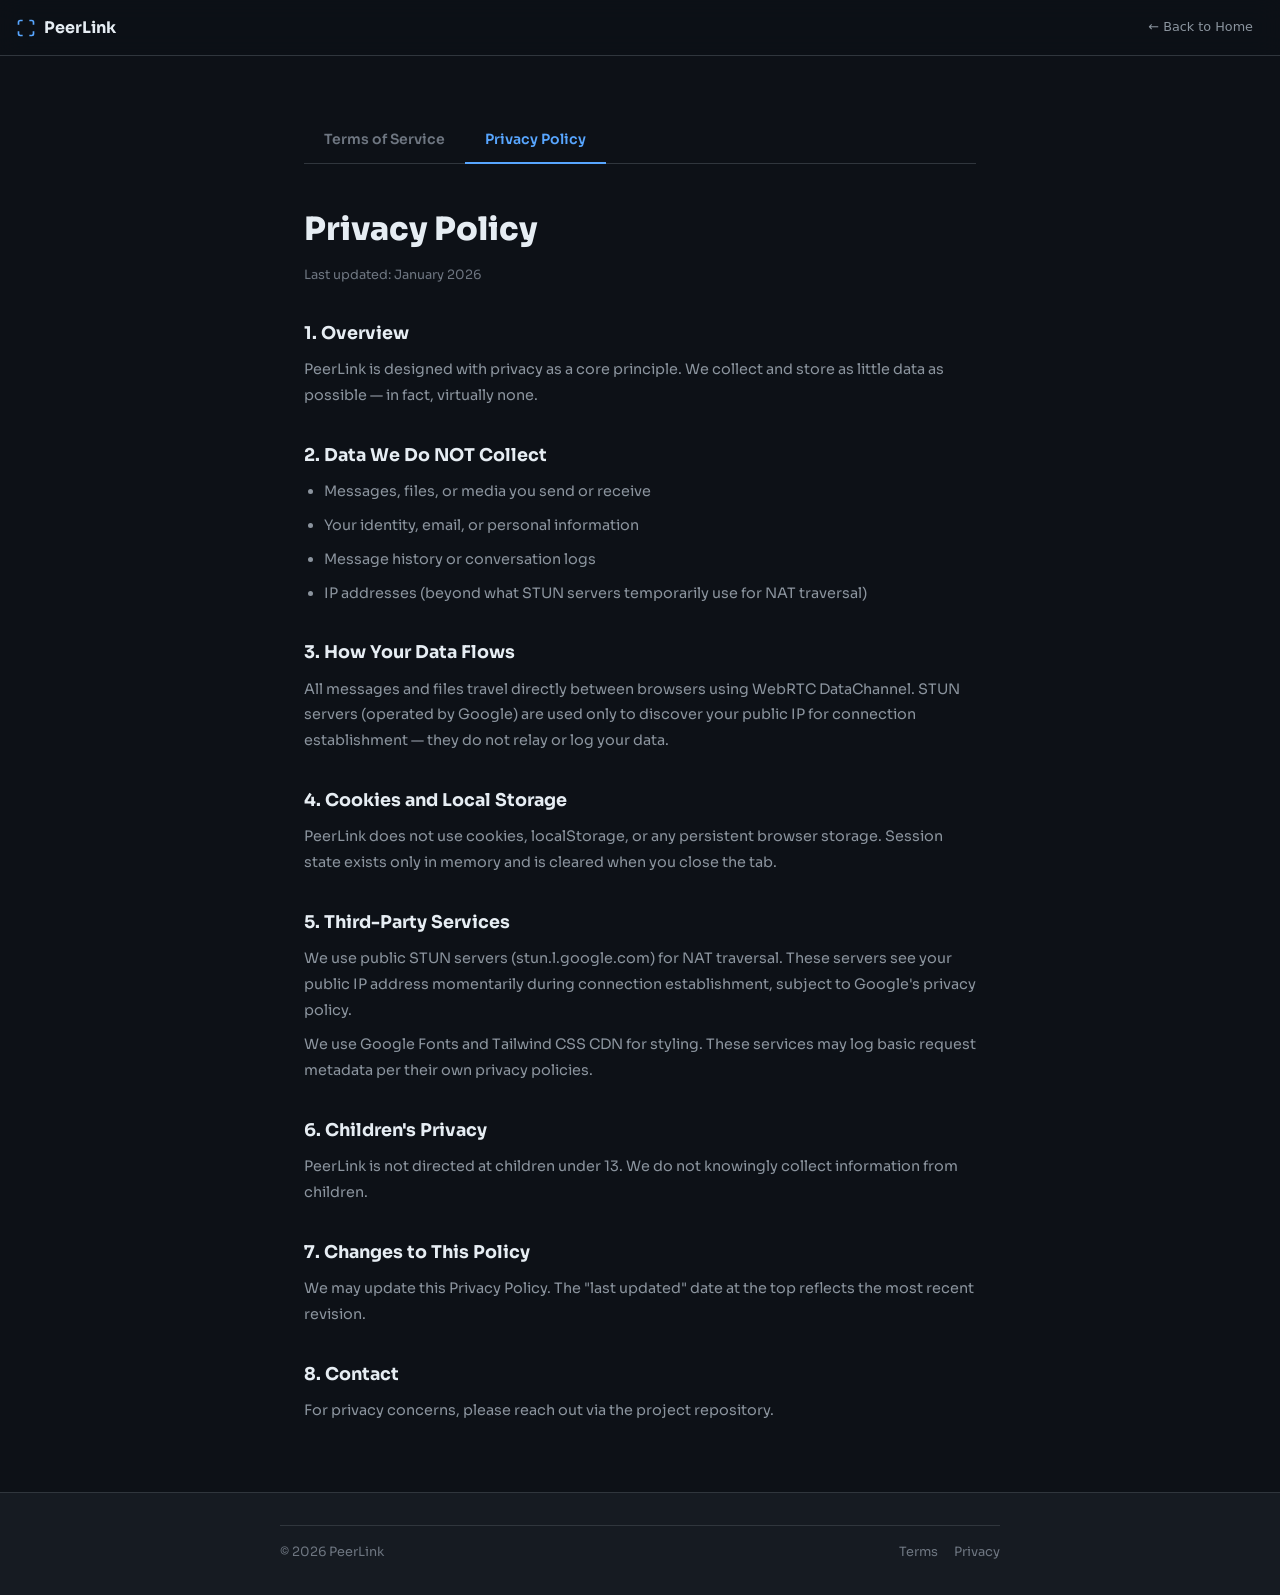
<file: privacy.html>
<!DOCTYPE html>
<html lang="en">
<head>
<meta charset="UTF-8">
<meta name="viewport" content="width=device-width, initial-scale=1.0">
<title>PeerLink — Terms of Service</title>
<link href="https://fonts.googleapis.com/css2?family=Sora:wght@400;600;700&display=swap" rel="stylesheet">
<link rel="stylesheet" href="index.css">
<style>
  body { font-family: 'Sora', sans-serif; }
  .legal-body { max-width: 720px; margin: 0 auto; padding: 60px 24px; }
  .legal-body h1 { font-size: 2rem; font-weight: 800; margin-bottom: 8px; }
  .legal-body h2 { font-size: 1.1rem; font-weight: 700; margin: 32px 0 10px; color: var(--text-primary); }
  .legal-body p, .legal-body li { color: var(--text-secondary); font-size: 0.9rem; line-height: 1.8; margin-bottom: 8px; }
  .legal-body ul { padding-left: 20px; }
  .legal-tabs { display: flex; gap: 0; border-bottom: 1px solid var(--border-primary); margin-bottom: 40px; }
  .legal-tab { padding: 12px 20px; font-size: 0.875rem; font-weight: 600; cursor: pointer; color: var(--text-muted); border-bottom: 2px solid transparent; margin-bottom: -1px; transition: all 0.2s; text-decoration: none; }
  .legal-tab.active { color: var(--accent-blue); border-bottom-color: var(--accent-blue); }
  .legal-section { display: none; }
  .legal-section.active { display: block; }
</style>
</head>
<body>
<nav class="navbar">
  <a href="index.html" class="navbar-logo">
    <svg width="20" height="20" fill="none" stroke="currentColor" stroke-width="2" viewBox="0 0 24 24">
      <path d="M8 3H5a2 2 0 0 0-2 2v3m18 0V5a2 2 0 0 0-2-2h-3m0 18h3a2 2 0 0 0 2-2v-3M3 16v3a2 2 0 0 0 2 2h3"/>
    </svg>
    PeerLink
  </a>
  <a href="index.html" class="btn btn-ghost btn-sm">← Back to Home</a>
</nav>

<div class="legal-body">
  <div class="legal-tabs">
    <a href="tos.html" class="legal-tab active" onclick="showSection('tos',this);return false;">Terms of Service</a>
    <a href="privacy.html" class="legal-tab" onclick="showSection('privacy',this);return false;">Privacy Policy</a>
  </div>

  <!-- TOS -->
  <div class="legal-section active" id="tos-section">
    <h1>Terms of Service</h1>
    <p style="color:var(--text-muted); font-size:0.8rem; margin-bottom:32px;">Last updated: January 2026</p>

    <h2>1. Acceptance of Terms</h2>
    <p>By using PeerLink ("the Service"), you agree to these Terms of Service. If you do not agree, do not use the Service.</p>

    <h2>2. Description of Service</h2>
    <p>PeerLink provides a browser-based, peer-to-peer communication tool using WebRTC technology. All data is transmitted directly between browsers; no data is stored on PeerLink servers.</p>

    <h2>3. Acceptable Use</h2>
    <p>You agree NOT to use the Service to:</p>
    <ul>
      <li>Transmit illegal content or materials</li>
      <li>Harass, threaten, or harm other users</li>
      <li>Distribute malware, viruses, or harmful code</li>
      <li>Infringe upon intellectual property rights</li>
      <li>Violate any applicable laws or regulations</li>
    </ul>

    <h2>4. No Warranties</h2>
    <p>The Service is provided "as is" without warranty of any kind. We do not guarantee uptime, data delivery, or compatibility with all devices or networks.</p>

    <h2>5. Limitation of Liability</h2>
    <p>PeerLink shall not be liable for any direct, indirect, incidental, or consequential damages arising from your use of the Service, including but not limited to loss of data or communications.</p>

    <h2>6. Technical Limitations</h2>
    <p>WebRTC connections may not work in all network environments (e.g. strict corporate firewalls). We do not guarantee successful connections in all circumstances.</p>

    <h2>7. Modifications</h2>
    <p>We reserve the right to modify these terms at any time. Continued use of the Service constitutes acceptance of revised terms.</p>

    <h2>8. Contact</h2>
    <p>Questions about these Terms? Contact us through the project repository.</p>
  </div>

  <!-- Privacy -->
  <div class="legal-section" id="privacy-section">
    <h1>Privacy Policy</h1>
    <p style="color:var(--text-muted); font-size:0.8rem; margin-bottom:32px;">Last updated: January 2026</p>

    <h2>1. Overview</h2>
    <p>PeerLink is designed with privacy as a core principle. We collect and store as little data as possible — in fact, virtually none.</p>

    <h2>2. Data We Do NOT Collect</h2>
    <ul>
      <li>Messages, files, or media you send or receive</li>
      <li>Your identity, email, or personal information</li>
      <li>Message history or conversation logs</li>
      <li>IP addresses (beyond what STUN servers temporarily use for NAT traversal)</li>
    </ul>

    <h2>3. How Your Data Flows</h2>
    <p>All messages and files travel directly between browsers using WebRTC DataChannel. STUN servers (operated by Google) are used only to discover your public IP for connection establishment — they do not relay or log your data.</p>

    <h2>4. Cookies and Local Storage</h2>
    <p>PeerLink does not use cookies, localStorage, or any persistent browser storage. Session state exists only in memory and is cleared when you close the tab.</p>

    <h2>5. Third-Party Services</h2>
    <p>We use public STUN servers (stun.l.google.com) for NAT traversal. These servers see your public IP address momentarily during connection establishment, subject to Google's privacy policy.</p>
    <p>We use Google Fonts and Tailwind CSS CDN for styling. These services may log basic request metadata per their own privacy policies.</p>

    <h2>6. Children's Privacy</h2>
    <p>PeerLink is not directed at children under 13. We do not knowingly collect information from children.</p>

    <h2>7. Changes to This Policy</h2>
    <p>We may update this Privacy Policy. The "last updated" date at the top reflects the most recent revision.</p>

    <h2>8. Contact</h2>
    <p>For privacy concerns, please reach out via the project repository.</p>
  </div>
</div>

<footer class="footer">
  <div class="footer-bottom" style="max-width:720px; margin:0 auto; padding-top:16px; border-top:1px solid var(--border-primary); display:flex; justify-content:space-between; font-size:0.8rem; color:var(--text-muted);">
    <span>© 2026 PeerLink</span>
    <div style="display:flex;gap:16px;">
      <a href="tos.html" style="color:var(--text-muted);">Terms</a>
      <a href="privacy.html" style="color:var(--text-muted);">Privacy</a>
    </div>
  </div>
</footer>

<script>
  function showSection(id, tab) {
    document.querySelectorAll('.legal-section').forEach(s => s.classList.remove('active'));
    document.querySelectorAll('.legal-tab').forEach(t => t.classList.remove('active'));
    document.getElementById(id + '-section').classList.add('active');
    tab.classList.add('active');
  }
  // Check URL hash
  if (location.pathname.includes('privacy')) {
    showSection('privacy', document.querySelectorAll('.legal-tab')[1]);
  }
</script>
</body>
</html>
</file>
<file: index.css>
:root {
  --bg-primary: #0d1117;
  --bg-secondary: #161b22;
  --bg-tertiary: #21262d;
  --bg-overlay: #30363d;
  --border-primary: #30363d;
  --border-secondary: #21262d;
  --text-primary: #e6edf3;
  --text-secondary: #8b949e;
  --text-muted: #6e7681;
  --accent-blue: #58a6ff;
  --accent-blue-dark: #1f6feb;
  --accent-green: #3fb950;
  --accent-purple: #bc8cff;
  --accent-orange: #d29922;
  --accent-red: #f85149;
  --msg-sent-bg: #7c3aed;
  --msg-sent-bg-hover: #6d28d9;
  --msg-recv-bg: #21262d;
  --msg-recv-bg-hover: #30363d;
  --shadow-sm: 0 1px 3px rgba(0,0,0,0.4);
  --shadow-md: 0 4px 12px rgba(0,0,0,0.5);
  --shadow-lg: 0 8px 24px rgba(0,0,0,0.6);
  --radius-sm: 6px;
  --radius-md: 12px;
  --radius-lg: 18px;
  --radius-xl: 24px;
  --font-mono: 'JetBrains Mono', 'Fira Code', monospace;
  --font-body: 'Geist', 'Inter', system-ui, sans-serif;
  --transition: 0.2s cubic-bezier(0.4, 0, 0.2, 1);
}

*, *::before, *::after { box-sizing: border-box; margin: 0; padding: 0; }
html { scroll-behavior: smooth; }
body {
  font-family: var(--font-body);
  background: var(--bg-primary);
  color: var(--text-primary);
  line-height: 1.6;
  min-height: 100vh;
  -webkit-font-smoothing: antialiased;
}
a { color: var(--accent-blue); text-decoration: none; }
a:hover { text-decoration: underline; }

.navbar {
  position: sticky;
  top: 0;
  z-index: 100;
  background: rgba(13, 17, 23, 0.92);
  backdrop-filter: blur(12px);
  -webkit-backdrop-filter: blur(12px);
  border-bottom: 1px solid var(--border-primary);
  padding: 0 16px;
  height: 56px;
  display: flex;
  align-items: center;
  justify-content: space-between;
  gap: 8px;
}
.navbar-logo {
  display: flex;
  align-items: center;
  gap: 8px;
  font-size: 1rem;
  font-weight: 700;
  color: var(--text-primary);
  text-decoration: none;
  flex-shrink: 0;
}
.navbar-logo svg { color: var(--accent-blue); }
.navbar-links {
  display: flex;
  align-items: center;
  gap: 4px;
  list-style: none;
}
.navbar-links a {
  padding: 6px 12px;
  border-radius: var(--radius-sm);
  color: var(--text-secondary);
  font-size: 0.875rem;
  transition: color var(--transition), background var(--transition);
}
.navbar-links a:hover {
  color: var(--text-primary);
  background: var(--bg-tertiary);
  text-decoration: none;
}
.navbar-actions { display: flex; align-items: center; gap: 8px; }

.btn {
  display: inline-flex;
  align-items: center;
  gap: 6px;
  padding: 8px 16px;
  border-radius: var(--radius-sm);
  font-size: 0.875rem;
  font-weight: 500;
  cursor: pointer;
  border: 1px solid transparent;
  transition: all var(--transition);
  text-decoration: none;
  white-space: nowrap;
  font-family: var(--font-body);
}
.btn:hover { text-decoration: none; }
.btn-primary {
  background: var(--accent-blue-dark);
  color: #fff;
  border-color: rgba(88,166,255,0.2);
}
.btn-primary:hover { background: #388bfd; box-shadow: 0 0 0 3px rgba(88,166,255,0.15); }
.btn-secondary {
  background: var(--bg-tertiary);
  color: var(--text-primary);
  border-color: var(--border-primary);
}
.btn-secondary:hover { background: var(--bg-overlay); border-color: var(--accent-blue); }
.btn-ghost {
  background: transparent;
  color: var(--text-secondary);
  border-color: transparent;
}
.btn-ghost:hover { background: var(--bg-tertiary); color: var(--text-primary); }
.btn-lg { padding: 12px 24px; font-size: 1rem; border-radius: var(--radius-md); }
.btn-sm { padding: 4px 10px; font-size: 0.8rem; }

.card {
  background: var(--bg-secondary);
  border: 1px solid var(--border-primary);
  border-radius: var(--radius-md);
  padding: 24px;
}
.card-hover { transition: border-color var(--transition), box-shadow var(--transition); }
.card-hover:hover {
  border-color: var(--accent-blue);
  box-shadow: var(--shadow-md);
}

.footer {
  background: var(--bg-secondary);
  border-top: 1px solid var(--border-primary);
  padding: 32px 24px;
  color: var(--text-muted);
  font-size: 0.8rem;
}
.footer-grid {
  max-width: 1200px;
  margin: 0 auto;
  display: grid;
  grid-template-columns: repeat(auto-fit, minmax(160px, 1fr));
  gap: 32px;
  margin-bottom: 32px;
}
.footer-col h4 {
  color: var(--text-primary);
  font-size: 0.875rem;
  font-weight: 600;
  margin-bottom: 12px;
}
.footer-col ul { list-style: none; }
.footer-col li { margin-bottom: 8px; }
.footer-col a { color: var(--text-muted); transition: color var(--transition); }
.footer-col a:hover { color: var(--text-primary); text-decoration: none; }
.footer-bottom {
  max-width: 1200px;
  margin: 0 auto;
  padding-top: 20px;
  border-top: 1px solid var(--border-primary);
  display: flex;
  align-items: center;
  justify-content: space-between;
  flex-wrap: wrap;
  gap: 12px;
}

.badge {
  display: inline-flex;
  align-items: center;
  gap: 4px;
  padding: 2px 8px;
  border-radius: 20px;
  font-size: 0.75rem;
  font-weight: 500;
}
.badge-blue { background: rgba(31,111,235,0.15); color: var(--accent-blue); }
.badge-green { background: rgba(63,185,80,0.15); color: var(--accent-green); }
.badge-purple { background: rgba(188,140,255,0.15); color: var(--accent-purple); }
.badge-orange { background: rgba(210,153,34,0.15); color: var(--accent-orange); }

.status-dot {
  width: 8px;
  height: 8px;
  border-radius: 50%;
  display: inline-block;
  flex-shrink: 0;
}
.status-dot.online { background: var(--accent-green); box-shadow: 0 0 0 3px rgba(63,185,80,0.25); }
.status-dot.offline { background: var(--text-muted); }
.status-dot.connecting {
  background: var(--accent-orange);
  animation: pulse 1.5s ease-in-out infinite;
}

.msg-group {
  display: flex;
  flex-direction: column;
  gap: 2px;
  max-width: 100%;
  margin-bottom: 4px;
}
.msg-group.sent { align-items: flex-end; }
.msg-group.recv { align-items: flex-start; }

.msg-wrapper {
  display: flex;
  align-items: flex-end;
  gap: 8px;
  max-width: 72%;
}
.msg-group.sent .msg-wrapper { flex-direction: row-reverse; }

.msg-avatar {
  width: 30px;
  height: 30px;
  border-radius: 50%;
  background: linear-gradient(135deg, #2d6a4f, #52b788);
  display: flex;
  align-items: center;
  justify-content: center;
  font-size: 0.72rem;
  font-weight: 700;
  color: #fff;
  flex-shrink: 0;
  align-self: flex-end;
}
.msg-group.sent .msg-avatar { display: none; }

.msg-bubble {
  padding: 10px 14px;
  border-radius: var(--radius-lg);
  font-size: 0.9rem;
  line-height: 1.5;
  word-break: break-word;
  position: relative;
  transition: background var(--transition);
}
.msg-group.sent .msg-bubble {
  background: var(--msg-sent-bg);
  color: #fff;
  border-bottom-right-radius: 4px;
}
.msg-group.recv .msg-bubble {
  background: var(--msg-recv-bg);
  color: var(--text-primary);
  border-bottom-left-radius: 4px;
}
.msg-group.sent .msg-bubble:hover { background: var(--msg-sent-bg-hover); }
.msg-group.recv .msg-bubble:hover { background: var(--msg-recv-bg-hover); }

.msg-meta {
  font-size: 0.68rem;
  color: rgba(255,255,255,0.5);
  display: flex;
  align-items: center;
  gap: 4px;
  margin-top: 3px;
  white-space: nowrap;
  padding: 0 4px;
}
.msg-group.recv .msg-meta { color: var(--text-muted); }
.msg-ticks { display: flex; gap: 1px; }
.msg-tick {
  width: 11px;
  height: 11px;
  color: rgba(255,255,255,0.7);
}
.msg-tick.delivered { color: var(--accent-blue); }

.img-collage {
  display: grid;
  gap: 2px;
  border-radius: var(--radius-md);
  overflow: hidden;
  max-width: 260px;
}
.img-collage.count-1 { grid-template-columns: 1fr; }
.img-collage.count-2 { grid-template-columns: 1fr 1fr; }
.img-collage.count-3 { grid-template-columns: 1fr 1fr; grid-template-rows: auto auto; }
.img-collage.count-3 .collage-img:first-child { grid-column: span 2; }
.img-collage.count-4 { grid-template-columns: 1fr 1fr; grid-template-rows: 1fr 1fr; }
.img-collage.count-many { grid-template-columns: 1fr 1fr 1fr; }
.collage-img {
  position: relative;
  aspect-ratio: 1;
  overflow: hidden;
  cursor: pointer;
}
.collage-img img {
  width: 100%;
  height: 100%;
  object-fit: cover;
  transition: transform 0.3s ease;
}
.collage-img:hover img { transform: scale(1.05); }
.collage-img .img-overlay {
  position: absolute;
  inset: 0;
  background: rgba(0,0,0,0.5);
  display: flex;
  align-items: center;
  justify-content: center;
  color: #fff;
  font-size: 1.5rem;
  font-weight: 700;
}

.audio-player {
  background: var(--bg-tertiary);
  border: 1px solid var(--border-primary);
  border-radius: var(--radius-md);
  padding: 10px 12px;
  min-width: 220px;
  max-width: 280px;
}
.msg-group.sent .audio-player {
  background: rgba(255,255,255,0.12);
  border-color: rgba(255,255,255,0.15);
}
.audio-top {
  display: flex;
  align-items: center;
  gap: 10px;
  margin-bottom: 8px;
}
.audio-thumb {
  width: 40px;
  height: 40px;
  border-radius: 8px;
  object-fit: cover;
  background: var(--bg-overlay);
  flex-shrink: 0;
  display: flex;
  align-items: center;
  justify-content: center;
}
.audio-thumb img { width: 100%; height: 100%; object-fit: cover; border-radius: 8px; }
.audio-thumb-default {
  width: 40px;
  height: 40px;
  border-radius: 8px;
  background: linear-gradient(135deg, var(--accent-blue-dark), var(--accent-purple));
  display: flex;
  align-items: center;
  justify-content: center;
  flex-shrink: 0;
}
.audio-info { flex: 1; min-width: 0; }
.audio-title {
  font-size: 0.82rem;
  font-weight: 600;
  white-space: nowrap;
  overflow: hidden;
  text-overflow: ellipsis;
  color: var(--text-primary);
}
.msg-group.sent .audio-title { color: #fff; }
.audio-artist {
  font-size: 0.72rem;
  color: var(--text-muted);
  white-space: nowrap;
  overflow: hidden;
  text-overflow: ellipsis;
}
.msg-group.sent .audio-artist { color: rgba(255,255,255,0.65); }
.audio-controls {
  display: flex;
  align-items: center;
  gap: 8px;
}
.audio-play-btn {
  width: 44px;
  height: 44px;
  min-width: 44px;
  min-height: 44px;
  border-radius: 50%;
  background: var(--accent-blue);
  border: none;
  cursor: pointer;
  display: flex;
  align-items: center;
  justify-content: center;
  flex-shrink: 0;
  transition: background var(--transition), transform var(--transition);
  color: #fff;
}
.msg-group.sent .audio-play-btn { background: rgba(255,255,255,0.9); color: var(--msg-sent-bg); }
.audio-play-btn:hover { transform: scale(1.08); }
.audio-seek-area { flex: 1; display: flex; flex-direction: column; gap: 3px; }
.audio-seek {
  -webkit-appearance: none;
  appearance: none;
  width: 100%;
  height: 4px;
  border-radius: 2px;
  background: var(--bg-overlay);
  cursor: pointer;
  outline: none;
  padding: 8px 0;
  margin: -8px 0;
}
.msg-group.sent .audio-seek { background: rgba(255,255,255,0.2); }
.audio-seek::-webkit-slider-thumb {
  -webkit-appearance: none;
  appearance: none;
  width: 14px;
  height: 14px;
  border-radius: 50%;
  background: var(--accent-blue);
  cursor: pointer;
}
.msg-group.sent .audio-seek::-webkit-slider-thumb { background: #fff; }
.audio-seek::-moz-range-thumb {
  width: 14px;
  height: 14px;
  border-radius: 50%;
  background: var(--accent-blue);
  cursor: pointer;
  border: none;
}
.audio-time-row {
  display: flex;
  justify-content: space-between;
  font-size: 0.68rem;
  color: var(--text-muted);
  margin-top: 4px;
}
.msg-group.sent .audio-time-row { color: rgba(255,255,255,0.6); }

.attach-thumb {
  position: relative;
  width: 56px;
  height: 56px;
  border-radius: var(--radius-sm);
  overflow: hidden;
  flex-shrink: 0;
  border: 1px solid var(--border-primary);
}
.attach-thumb img {
  width: 100%;
  height: 100%;
  object-fit: cover;
}
.attach-thumb-audio {
  width: 56px;
  height: 56px;
  border-radius: var(--radius-sm);
  background: linear-gradient(135deg, var(--accent-blue-dark), var(--accent-purple));
  display: flex;
  flex-direction: column;
  align-items: center;
  justify-content: center;
  flex-shrink: 0;
  border: 1px solid var(--border-primary);
  position: relative;
}
.attach-thumb-audio span {
  font-size: 0.6rem;
  color: rgba(255,255,255,0.8);
  text-align: center;
  padding: 0 4px;
  overflow: hidden;
  text-overflow: ellipsis;
  white-space: nowrap;
  max-width: 100%;
}
.attach-remove {
  position: absolute;
  top: -4px;
  right: -4px;
  width: 20px;
  height: 20px;
  border-radius: 50%;
  background: var(--accent-red);
  border: 2px solid var(--bg-secondary);
  color: #fff;
  cursor: pointer;
  display: flex;
  align-items: center;
  justify-content: center;
  font-size: 0.65rem;
  line-height: 1;
  z-index: 2;
  transition: background var(--transition);
}
.attach-remove:hover { background: #c0392b; }

.modal-overlay {
  position: fixed;
  inset: 0;
  background: rgba(0,0,0,0.88);
  z-index: 1000;
  display: flex;
  align-items: center;
  justify-content: center;
  backdrop-filter: blur(4px);
  opacity: 0;
  pointer-events: none;
  transition: opacity 0.25s ease;
}
.modal-overlay.active { opacity: 1; pointer-events: all; }
.modal-overlay img {
  max-width: 90vw;
  max-height: 90vh;
  border-radius: var(--radius-md);
  box-shadow: var(--shadow-lg);
}
.modal-close {
  position: absolute;
  top: 20px;
  right: 20px;
  background: var(--bg-overlay);
  border: 1px solid var(--border-primary);
  color: var(--text-primary);
  border-radius: 50%;
  width: 44px;
  height: 44px;
  cursor: pointer;
  display: flex;
  align-items: center;
  justify-content: center;
  font-size: 1.2rem;
  transition: background var(--transition);
}
.modal-close:hover { background: var(--bg-secondary); }

#toast-container {
  position: fixed;
  bottom: max(20px, env(safe-area-inset-bottom, 20px));
  left: 50%;
  transform: translateX(-50%);
  z-index: 9999;
  display: flex;
  flex-direction: column;
  gap: 8px;
  align-items: center;
}
.toast {
  background: var(--bg-tertiary);
  border: 1px solid var(--border-primary);
  color: var(--text-primary);
  padding: 10px 18px;
  border-radius: var(--radius-md);
  font-size: 0.85rem;
  box-shadow: var(--shadow-md);
  animation: toastIn 0.3s ease forwards;
  white-space: nowrap;
  max-width: 90vw;
  overflow: hidden;
  text-overflow: ellipsis;
}
.toast.success { border-color: var(--accent-green); color: var(--accent-green); }
.toast.error { border-color: var(--accent-red); color: var(--accent-red); }

.date-separator {
  text-align: center;
  margin: 16px 0 8px;
  position: relative;
}
.date-separator span {
  background: var(--bg-tertiary);
  color: var(--text-muted);
  font-size: 0.75rem;
  padding: 3px 10px;
  border-radius: 12px;
  border: 1px solid var(--border-primary);
}

.hidden { display: none !important; }
.text-center { text-align: center; }
.text-muted { color: var(--text-muted); }
.mt-1 { margin-top: 4px; }
.mt-2 { margin-top: 8px; }
.mt-3 { margin-top: 12px; }
.mt-4 { margin-top: 16px; }
.mb-4 { margin-bottom: 16px; }
.gap-2 { gap: 8px; }
.flex { display: flex; }
.items-center { align-items: center; }
.justify-between { justify-content: space-between; }
.w-full { width: 100%; }

.anim-fade-in { animation: fadeIn 0.3s ease forwards; }
.msg-group.sent { animation: slideInRight 0.25s ease forwards; }
.msg-group.recv { animation: slideInLeft 0.25s ease forwards; }

@keyframes pulse {
  0%, 100% { opacity: 1; }
  50% { opacity: 0.4; }
}
@keyframes toastIn {
  from { opacity: 0; transform: translateY(12px); }
  to { opacity: 1; transform: translateY(0); }
}
@keyframes fadeIn {
  from { opacity: 0; transform: translateY(8px); }
  to { opacity: 1; transform: translateY(0); }
}
@keyframes slideInRight {
  from { opacity: 0; transform: translateX(20px); }
  to { opacity: 1; transform: translateX(0); }
}
@keyframes slideInLeft {
  from { opacity: 0; transform: translateX(-20px); }
  to { opacity: 1; transform: translateX(0); }
}

.legal-body { max-width: 720px; margin: 0 auto; padding: 60px 24px; }
.legal-body h1 { font-size: 2rem; font-weight: 800; margin-bottom: 8px; }
.legal-body h2 { font-size: 1.1rem; font-weight: 700; margin: 32px 0 10px; color: var(--text-primary); }
.legal-body p, .legal-body li { color: var(--text-secondary); font-size: 0.9rem; line-height: 1.8; margin-bottom: 8px; }
.legal-body ul { padding-left: 20px; }
.legal-tabs { display: flex; gap: 0; border-bottom: 1px solid var(--border-primary); margin-bottom: 40px; }
.legal-tab { padding: 12px 20px; font-size: 0.875rem; font-weight: 600; cursor: pointer; color: var(--text-muted); border-bottom: 2px solid transparent; margin-bottom: -1px; transition: all 0.2s; text-decoration: none; }
.legal-tab.active { color: var(--accent-blue); border-bottom-color: var(--accent-blue); }
.legal-section { display: none; }
.legal-section.active { display: block; }

@media (max-width: 768px) {
  .navbar { padding: 0 12px; height: 52px; }
  .navbar-links { display: none; }
  .navbar-actions .btn-lg { padding: 8px 14px; font-size: 0.85rem; }
  .msg-wrapper { max-width: 85%; }
  .img-collage { max-width: 220px; }
  .audio-player { min-width: 180px; max-width: 240px; }
  .footer-grid { grid-template-columns: repeat(2, 1fr); gap: 20px; }
}

@media (max-width: 480px) {
  .navbar { height: 48px; }
  .msg-wrapper { max-width: 90%; }
  .footer-grid { grid-template-columns: 1fr 1fr; gap: 16px; }
  .btn-sm { padding: 4px 8px; font-size: 0.75rem; }
}
</file>
